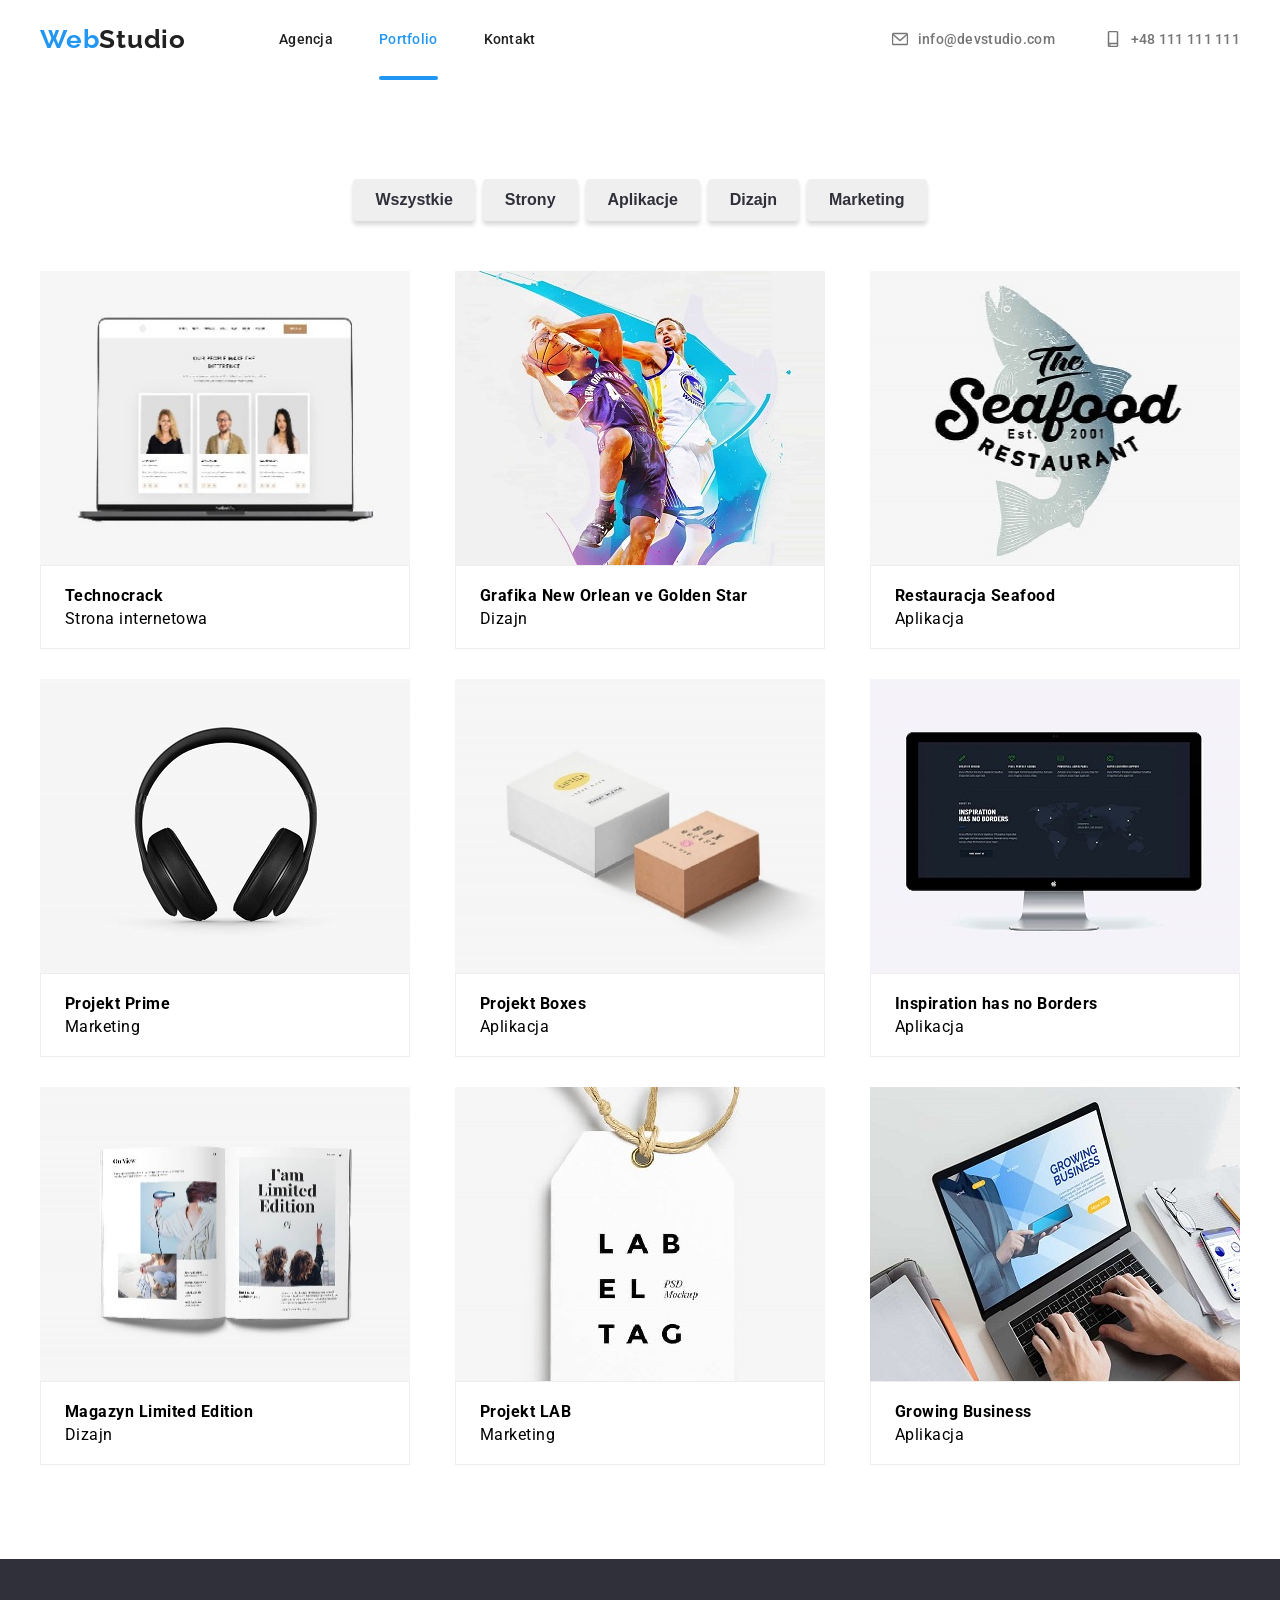
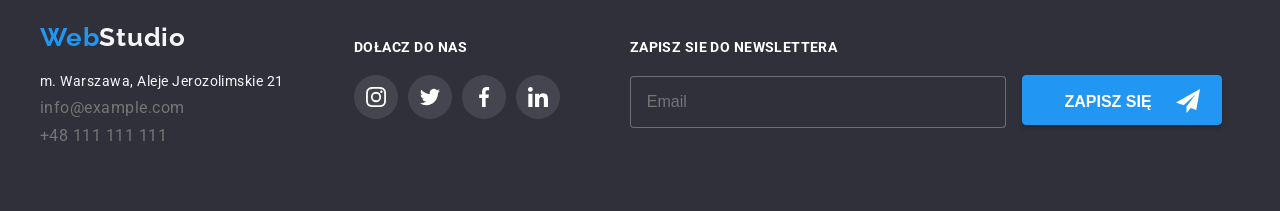
<file: portfolio.html>
<!DOCTYPE html>
<html lang="en">

<head>
  <meta charset="UTF-8" />
  <meta http-equiv="X-UA-Compatible" content="IE=edge" />
  <meta name="viewport" content="width=device-width, initial-scale=1.0" />
  <link rel="stylesheet" href="./css/styles.css" />
  <link rel="preconnect" href="https://fonts.googleapis.com" />
  <link rel="preconnect" href="https://fonts.gstatic.com" crossorigin />
  <link href="https://fonts.googleapis.com/css2?family=Raleway:wght@700&family=Roboto:wght@400;500;700;900&display=swap"
    rel="stylesheet" />
  <title>Portfolio</title>
</head>

<body>
  <header class="header">
    <div class="container">
      <nav class="header-nav">
        <a class="logo" href="./index.html">
          <span class="logo-accent">Web</span>Studio</a>
        <ul class="header-nav">
          <li><a class="header-nav-list" href="./index.html">Agencja </a></li>
          <li>
            <a class="header-nav-list active-link" href="./portfolio.html"> Portfolio </a>
          </li>
          <li><a class="header-nav-list" href="/kontakt"> Kontakt </a></li>
        </ul>
      </nav>
      <ul class="address">
        <li>
          <a class="address-mail" href="mailto:info@devstudio.com">
            <svg class="envelope-phone" width="16" height="16">
              <use href="./images/icons.svg#icon-envelope"></use>
            </svg>info@devstudio.com</a>
        </li>
        </a>
        </li>
        <li>
          <a class="address-tel" href="tel:+48111111111">
            <svg class="telephone-icon" width="16" height="16">
              <use href="./images/icons.svg#icon-smartphone"></use>
            </svg>+48 111 111 111</a>
        </li>
      </ul>
    </div>
  </header>

  <section>
    <div class="container">
      <ul class="button-list">
        <li>
          <button class="button-list-item" type="button">Wszystkie</button>
        </li>
        <li><button class="button-list-item" type="button">Strony</button></li>
        <li>
          <button class="button-list-item" type="button">Aplikacje</button>
        </li>
        <li><button class="button-list-item" type="button">Dizajn</button></li>
        <li>
          <button class="button-list-item" type="button">Marketing</button>
        </li>
      </ul>
    </div>
  </section>

  <section>
    <div class="container">
      <ul class="portfolio-list">
        <li class="portfolio-list-items">
          <div class="portfolio-list-box">
            <img class="portfolio-list-item" src="./images/portfolio1.jpg" alt="portfolio1" width="370" height="294" />
            <div class="text">
              <p class="text-box">
                Technocrack jest popularną platformą wykorzystywaną do rozpowszechniani koronawirusa. Firmy wykorzystują
                tę platformę do celów szpiegowskich i ataków na niezabezpieczone serwery konkurencji
              </p>
            </div>
          </div>
          <div class="portfolio-list-item-text">
            <p class="portfolio-list-item-description">Technocrack</p>
            <p class="portfolio-list-item-aplication">Strona internetowa</p>
          </div>
        </li>
        <li class="portfolio-list-items">
          <div class="portfolio-list-box">
            <img class="portfolio-list-item" src="./images/portfolio2.jpg" alt="portfolio2" width="370" height="294" />
            <div class="text">
              <p class="text-box">
                Technocrack jest popularną platformą wykorzystywaną do rozpowszechniani koronawirusa. Firmy wykorzystują
                tę platformę do celów szpiegowskich i ataków na niezabezpieczone serwery konkurencji
              </p>
            </div>
          </div>
          <div class="portfolio-list-item-text">
            <p class="portfolio-list-item-description">Grafika New Orlean ve Golden Star</p>
            <p class="portfolio-list-item-aplication">Dizajn</p>
          </div>
        </li>
        <li class="portfolio-list-items">
          <div class="portfolio-list-box">
            <img class="portfolio-list-item" src="./images/portfolio3.jpg" alt="portfolio3" width="370" height="294" />
            <div class="text">
              <p class="text-box">
                Technocrack jest popularną platformą wykorzystywaną do rozpowszechniani koronawirusa. Firmy wykorzystują
                tę platformę do celów szpiegowskich i ataków na niezabezpieczone serwery konkurencji
              </p>
            </div>
          </div>
          <div class="portfolio-list-item-text">
            <p class="portfolio-list-item-description">Restauracja Seafood</p>
            <p class="portfolio-list-item-aplication">Aplikacja</p>
          </div>
        </li>
        <li class="portfolio-list-items">
          <div class="portfolio-list-box">
            <img class="portfolio-list-item" src="./images/portfolio4.jpg" alt="portfolio4" width="370" height="294" />
            <div class="text">
              <p class="text-box">
                Technocrack jest popularną platformą wykorzystywaną do rozpowszechniani koronawirusa. Firmy wykorzystują
                tę platformę do celów szpiegowskich i ataków na niezabezpieczone serwery konkurencji
              </p>
            </div>
          </div>
          <div class="portfolio-list-item-text">
            <p class="portfolio-list-item-description">Projekt Prime</p>
            <p class="portfolio-list-item-aplication">Marketing</p>
          </div>
        </li>
        <li class="portfolio-list-items">
          <div class="portfolio-list-box">
            <img class="portfolio-list-item" src="./images/portfolio5.jpg" alt="portfoli05" width="370" height="294" />
            <div class="text">
              <p class="text-box">
                Technocrack jest popularną platformą wykorzystywaną do rozpowszechniani koronawirusa. Firmy wykorzystują
                tę platformę do celów szpiegowskich i ataków na niezabezpieczone serwery konkurencji
              </p>
            </div>
          </div>
          <div class="portfolio-list-item-text">
            <p class="portfolio-list-item-description">Projekt Boxes</p>
            <p class="portfolio-list-item-aplication">Aplikacja</p>
          </div>
        </li>
        <li class="portfolio-list-items">
          <div class="portfolio-list-box">
            <img class="portfolio-list-item" src="./images/portfolio6.jpg" alt="portfolio6" width="370" height="294" />
            <div class="text">
              <p class="text-box">
                Technocrack jest popularną platformą wykorzystywaną do rozpowszechniani koronawirusa. Firmy wykorzystują
                tę platformę do celów szpiegowskich i ataków na niezabezpieczone serwery konkurencji
              </p>
            </div>
          </div>
          <div class="portfolio-list-item-text">
            <p class="portfolio-list-item-description">Inspiration has no Borders</p>
            <p class="portfolio-list-item-aplication">Aplikacja</p>
          </div>
        </li>
        <li class="portfolio-list-items">
          <div class="portfolio-list-box">
            <img class="portfolio-list-item" src="./images/portfolio7.jpg" alt="portfolio7" width="370" height="294" />
            <div class="text">
              <p class="text-box">
                Technocrack jest popularną platformą wykorzystywaną do rozpowszechniani koronawirusa. Firmy wykorzystują
                tę platformę do celów szpiegowskich i ataków na niezabezpieczone serwery konkurencji
              </p>
            </div>
          </div>
          <div class="portfolio-list-item-text">
            <p class="portfolio-list-item-description"> Magazyn Limited Edition</p>
            <p class="portfolio-list-item-aplication">Dizajn</p>
          </div>
        </li>
        <li class="portfolio-list-items">
          <div class="portfolio-list-box">
            <img class="portfolio-list-item" src="./images/portfolio8.jpg" alt="portfolio8" width="370" height="294" />
            <div class="text">
              <p class="text-box">
                Technocrack jest popularną platformą wykorzystywaną do rozpowszechniani koronawirusa. Firmy wykorzystują
                tę platformę do celów szpiegowskich i ataków na niezabezpieczone serwery konkurencji
              </p>
            </div>
          </div>
          <div class="portfolio-list-item-text">
            <p class="portfolio-list-item-description">Projekt LAB</p>
            <p class="portfolio-list-item-aplication">Marketing</p>
          </div>
        </li>
        <li class="portfolio-list-items">
          <div class="portfolio-list-box">
            <img class="portfolio-list-item" src="./images/portfolio9.jpg" alt="portfolio9" width="370" height="294" />
            <div class="text">
              <p class="text-box">
                Technocrack jest popularną platformą wykorzystywaną do rozpowszechniani koronawirusa. Firmy wykorzystują
                tę platformę do celów szpiegowskich i ataków na niezabezpieczone serwery konkurencji
              </p>
            </div>
          </div>
          <div class="portfolio-list-item-text">
            <p class="portfolio-list-item-description">Growing Business</p>
            <p class="portfolio-list-item-aplication">Aplikacja</p>
          </div>
        </li>
      </ul>
    </div>
  </section>

  <footer class="footer">
    <div class="container">
      <div class="footer-block">
        <a class="footer-logo-accent" href="./index.html">
          <span class="logo-accent">Web</span><a class="logo-accent-studio" href="./index.html">Studio</a></a>
        <adress>
          <p class="footer-address">m. Warszawa, Aleje Jerozolimskie 21</p>

          <ul class="footer-address-element">
            <li class="footer-address-mail" href="mailto:info@example.com">info@example.com</li>
            <li class="footer-address-tel" href="tel:+4811111111">+48 111 111 111</li>
          </ul>
          </address>
      </div>
      <div class="team-list-icon-box">
        <p class="team-list-icon-title">DOŁACZ DO NAS</p>
        <ul class="team-list-icons">
          <a class="footer-list-icon">
            <svg width="20" height="20">
              <use href="./images/icons.svg#icon-instagram-2"></use>
            </svg>
          </a>
          <a class="footer-list-icon">
            <svg width="20" height="20">
              <use href="./images/icons.svg#icon-twitter-1"></use>
            </svg>
          </a><a class="footer-list-icon">
            <svg width="20" height="20">
              <use href="./images/icons.svg#icon-facebook-1"></use>
            </svg>
          </a><a class="footer-list-icon">
            <svg width="20" height="20">
              <use href="./images/icons.svg#icon-linkedin-1"></use>
            </svg>
          </a>
        </ul>
      </div>
      <div class="newsletter-box">
        <p class="newsletter">ZAPISZ SIE DO NEWSLETTERA</p>
        <form name="form-emial">
          <label>
            <input class="box-email" type="email" name="email" placeholder="Email" />
          </label>
          <button class="news-btn" type="button">ZAPISZ SIĘ
            <svg class="newsletter-icon" width="24" height="24">
              <use href="./images/icons.svg#icon-icon-send"></use>
            </svg></button>
      </div>
    </div>
    </div>
  </footer>
</body>

</html>
</file>
<file: css/styles.css>
/* MAIN STYLES */

:root {
  --font-weight-normal: 400;
  --font-weight-bold: 600;
  --font-weight-extra-bold: 700;

  --primary-color: #212121;
  --second-color: #757575;
  --accent-color: #2196f3;
  --dark-color: #2f303a;
  --light-color: #f5f4fa;
  --white-color: #ffffff;
  --border-color: #eeeeee;
  --border-second-color: #ececec;

  --main-font: "Roboto", sans-serif;
  --secondary-font: "Raleway", sans-serif;
}

body {
  font-family: "Roboto", "Raleway", sans-serif;
  letter-spacing: 0.03em;
  background-color: var(--white-background-color);
  color: var(--primary-text-color);
  width: 100%;
  ;
}

h1,
h2,
h3,
h4,
h5,
h6 {
  margin: 0;
  padding: 0;
}

* {
  margin: 0;
  padding: 0;
}

.container {
  width: 1200px;
  margin: 0 auto;
}

/* END MAIN STYLES */

/* HEADER */

.header .container {
  display: flex;
  align-items: center;
  padding: 24px 0;
}

.header-nav,
.address {
  display: flex;
  align-items: center;
}

.header-nav,
.address,
.button-list,
.portfolio-list,
.our-clients-list,
.team-list-icons,
.footer-address-element {
  list-style: none;
}

.header-nav-list,
.address-mail,
.address-tel,
.portfolio-list {
  text-decoration: none;
}

.header-nav-list {
  margin-right: 46px;
  justify-content: flex-start;
  align-items: center;
}

.header-nav-list {
  color: var(--primary-color);
  font-weight: 500;
  font-size: 14px;
  line-height: 1.143;
  letter-spacing: 0.02em;
}

.header-nav {
  font-weight: 500;
  font-size: 14px;
  line-height: 1.143;
  letter-spacing: 0.02em;
}

.header-nav-list:hover,
.header-nav-list:active,
.address-mail:hover,
.address-mail:active,
.address-tel:hover,
.address-tel:active {
  color: var(--accent-color);

  transition: color 250ms cubic-bezier(0.4, 0, 0.2, 1);
}


.address-mail:hover .envelope-phone,
.address-mail:active .envelope-phone,
.address-tel:hover .telephone-icon,
.address-tel:active .telephone-icon {
  color: var(--accent-color);
  fill: var(--accent-color);
  stroke: var(--accent-color);
}


.active-link {
  position: relative;
  color: var(--accent-color);
}

.active-link::after {
  position: absolute;
  content: "";
  display: block;
  top: 45px;
  width: 100%;
  height: 4px;
  background-color: var(--accent-color);
  border-radius: 2px;
  transition: 250ms cubic-bezier(0.4, 0, 0.2, 1);
}

.address-tel {
  margin-left: 50px;
}

.address {
  margin-left: auto;
  justify-content: flex-end;
}

.logo {
  font-style: var(--secondary-font);
  font-weight: 700;
  font-size: 26px;
  line-height: 1.192;
  letter-spacing: 0.03em;
  color: var(--primary-color);
  text-decoration: none;
  margin-right: 93px;
  font-family: var(--secondary-font);
}

.logo-accent {
  color: var(--accent-color);
}

.logo-accent-studio {
  color: var(--light-color);
  font-size: 26px;
  font-weight: 700;
  letter-spacing: 0.03em;
  text-decoration: none;
  font-family: var(--secondary-font);
}

.envelope-phone {
  width: 16;
  height: 12;
  fill: var(--second-color);
  stroke: var(--second-color);
  padding-right: 10px;
}

.envelope-phone:hover,
.envelope-phone:active,
.telephone-icon:hover,
.telephone-icon:active {
  fill: var(--accent-color);
  stroke: var(--accent-color);

  transition: fill 250ms cubic-bezier(0.4, 0, 0.2, 1);
  transition: stroke 250ms cubic-bezier(0.4, 0, 0.2, 1);
}

/* END HEADER */

.hero {
  background: var(--dark-color);
  width: 100%;
  background-image: linear-gradient(0deg,
      rgba(47, 48, 58, 0.4) 0%,
      rgba(47, 48, 58, 0.4) 100%),
    url(../images/team.jpg);
}

.hero .container {
  padding-bottom: 200px;
}

.hero-h1 {
  color: var(--white-color);
  font-weight: var(--font-weight-extra-bold);
  font-weight: 900;
  font-size: 44px;
  display: flex;
  justify-content: center;
  line-height: 1.36;
  padding-top: 200px;
  align-items: center;
  text-align: center;
  margin: auto;
  padding: 200px 252px 0;
}

.hero-h1-button {
  color: var(--white-color);
  background-color: var(--accent-color);
  font-weight: var(--font-weight-bold);
  padding: 10px 41px;
  border: 0;
  border-radius: 4px;
  box-shadow: 0px 4px 4px rgba(0, 0, 0, 0.15);
  font-size: 16px;
  cursor: pointer;
  display: block;
  text-align: center;
  margin: 30px auto auto;
  width: 200px;
  height: 50px;
}

.advantages-list-icon {
  display: flex;
  width: 270px;
  height: 120px;
  background-color: #f5f4fa;
  border-radius: 4px;
  align-items: center;
  justify-content: center;
  margin-bottom: 30px;
}

.advantages-list {
  list-style: none;
  display: flex;
  justify-content: center;
  align-items: center;
  font-size: 14px;
}

.advantages-list-item-header {
  font-weight: 700;
  font-style: var(--main-font)
}

.advanteges-list-item-description {
  line-height: 1.71;
  color: var(--second-color);
}

.section {
  padding: 94px 0 0;
}

.team {
  padding-top: 94px;
  padding-bottom: 50px;
}

.team-section {
  background-color: var(--light-color)
}

.services-box {
  padding-bottom: 50px;
}

.services-box,
.team {
  font-size: 36px;
  text-align: center;
  font-weight: 700;
}

.services-box-list {
  list-style: none;
  display: flex;
  justify-content: space-between;
}

.services-box-item {
  padding: 0;
  gap: 15px;
  position: relative;
  overflow: hidden;
}

.team-list {
  list-style: none;
  display: flex;
  justify-content: center;
  padding-bottom: 94px;
}

.button-list {
  display: flex;
  justify-content: center;
  margin-top: 100px;
}

.team-list-person-name {
  font-weight: 500;
  margin-top: 30px;
  margin-bottom: 10px;
}


.team-list-person-position {
  margin-bottom: 30px;
  color: var(--second-color)
}

.team-list-person {
  margin: 15px;
  box-shadow: 0px 1px 3px rgba(0, 0, 0, 0.12), 0px 1px 1px rgba(0, 0, 0, 0.14), 0px 2px 1px rgba(0, 0, 0, 0.2);
  border-radius: 0px 0px 4px 4px;
  background-color: var(--white-color);
}

.portfolio-list {
  display: flex;
  justify-content: space-between;
  flex-wrap: wrap;
  gap: 30px;
  margin-top: 50px;
  margin-bottom: 94px;
}

.portfolio-list-item {
  display: block;
}

.button-list-item {
  color: var(--dark-color);
  font-weight: var(--font-weight-bold);
  font-size: 16px;
  padding: 12px 22px;
  margin-left: 4px;
  margin-right: 4px;
  border: 0;
  border-radius: 4px;
  box-shadow: 0px 4px 4px rgba(0, 0, 0, 0.15);
  font-weight: 700;
  cursor: pointer;

}

.portfolio-list-item-text {
  border-color: var(--border-color);
  border-width: 1px;
  border-style: solid;
  box-sizing: border-box;
}

.button-list-item:hover,
.button-list-item:active {
  color: var(--light-color);
  background-color: var(--accent-color);

  transition: color 250ms cubic-bezier(0.4, 0, 0.2, 1);
  transition: background-color 250ms cubic-bezier(0.4, 0, 0.2, 1);
}



.team-list-person {
  font-size: 16px;
  text-align: center;
}

.footer-logo {
  font-size: 36px;
}

.footer-address {
  font-size: 14px;
  color: var(--light-color);
  margin-top: 20px;
  margin-bottom: 9px;
}

.portfolio-list-item-description {
  font-weight: 700;
  margin-top: 20px;
}

.portfolio-list-item-aplication {
  margin-top: 4px;
  margin-bottom: 20px;
}

.portfolio-list-item-description,
.portfolio-list-item-aplication {
  margin-left: 24px;
}

.footer .container {
  padding: 60px 15px;
}

.footer {
  background-color: var(--dark-color);
  width: 100%;
  height: 252px;
}

.footer-logo-accent {
  font-family: var(--secondary-font);
  font-weight: 700;
  font-size: 26px;
  line-height: 1.192;
  letter-spacing: 0.03em;
  text-decoration: none;
  font-family: var(--secondary-font);
}

.footer-address-mail {
  text-decoration: none;
  color: var(--second-color);
}

.footer-address-tel {
  text-decoration: none;
  color: var(--second-color);
  margin-top: 9px;
}

.telephone-icon {
  width: 16;
  height: 12;
  fill: var(--second-color);
  stroke: var(--second-color);
  padding-right: 10px;
}

.address-mail,
.address-tel {
  font-style: normal;
  font-weight: 500;
  font-size: 14px;
  line-height: 1.143;
  letter-spacing: 0.02em;
  color: var(--second-color);
  text-decoration: none;
  display: flex;
  align-items: center;
  fill: var(--second-color);
}

.advantages-list-item {
  display: flex;
  width: 270px;
  height: 120px;
  background-color: #f5f4fa;
  border-radius: 4px;
  align-items: center;
  justify-content: center;
  margin-bottom: 30px;
  color: red;
}

.our-client {
  display: flex;
  justify-content: center;
  align-items: center;
  font-size: 36px;
  font-weight: 700;
  font-style: var(--main-font);
}

.our-clients-list {
  display: flex;
  list-style: none;
  align-items: center;
  gap: 30px;
  padding: 50px 0 94px 0;
}

.our-clients-icon {
  display: flex;
  width: 170px;
  height: 92px;
  box-sizing: border-box;
  border: 1px solid #afb1b8;
  border-radius: 4px;
  justify-content: center;
  align-items: center;
  fill: #afb1b8;
  cursor: pointer;
}

.our-clients-icon-svg {
  min-width: 40px;
  min-height: 40px;
}

.team-list-icon {
  display: flex;
  width: 44px;
  height: 44px;
  justify-content: center;
  align-items: center;
  gap: 10px;
  border-radius: 50%;
  fill: #afb1b8;
  cursor: pointer;
}

.team-list-icons {
  display: flex;
  justify-content: center;
  gap: 10px;
  padding-bottom: 30px;
}

.team-list-icon:hover,
.team-list-icon:focus {
  fill: var(--white-color);
  background-color: var(--accent-color);

  transition: background-color 250ms cubic-bezier(0.4, 0, 0.2, 1);
}

.our-clients-icons {
  padding: 50px 0 0;
}

.team-list-icon-title {
  font-style: var(--main-font);
  font-weight: 700;
  font-size: 14px;
  color: var(--white-color);
  padding-bottom: 20px;
}

.footer .container {
  padding: 60px 15px 0 15px;
  display: flex;
  width: 1200px;
  align-items: center;
  margin: auto;
}

.team-list-icon-box {
  margin-left: 70px;
  margin-top: 20px;
}

.footer-list-icon:hover,
.footer-list-icon:focus {
  fill: var(--white-color);
  background-color: var(--accent-color);

  transition: background-color 250ms cubic-bezier(0.4, 0, 0.2, 1);
}

.footer-list-icon {
  display: flex;
  width: 44px;
  height: 44px;
  border-radius: 50%;
  align-items: center;
  justify-content: center;
  fill: var(--white-color);
  background-color: rgba(255, 255, 255, 0.1);
}

.our-clients-icon:hover,
.our-clients-icon:active,
.our-clients-icon-svg:hover,
.our-clients-icon-svg:active {
  fill: var(--accent-color);
  border-color: var(--accent-color);

  transition: border-color 250ms cubic-bezier(0.4, 0, 0.2, 1);
  transition: fill 250ms cubic-bezier(0.4, 0, 0.2, 1);
}

.services-box-item>.box {
  position: absolute;
  left: 0;
  bottom: 3px;
  text-align: center;
  display: flex;
  justify-content: center;
  align-items: center;
  width: 100%;
  height: 70px;

  font-size: 14px;
  font-weight: 700;
  background-color: rgba(47, 48, 58, 0.8);
  color: var(--light-color);
}

.portfolio-list-box {
  position: relative;
  overflow: hidden;
}

.portfolio-list-items:hover .text,
.portfolio-list-items:focus .text {
  transform: translateY(-100%);
  transition: 250ms cubic-bezier(0.4, 0, 0.2, 1);
}

.text {
  position: absolute;
  width: 370px;
  height: 294px;
  margin-left: auto;
  margin-right: auto;
  overflow: hidden;
  transform: translateY(0);
  transition: 250ms cubic-bezier(0.4, 0, 0.2, 1);
  background-color: rgba(33, 150, 243, 0.9);
  cursor: pointer;
}

.text-box {
  position: absolute;
  color: var(--white-color);
  font-size: 18px;
  line-height: 1.56;
  letter-spacing: 0.03em;
  padding: 49px 45px 49px 24px;
  margin: 0;
  transition: transform 250ms cubic-bezier(0.4, 0, 0.2, 1);
}

.portfolio-list-items:hover,
.portfolio-list-items:focus {
  box-shadow: 0px 1px 1px rgba(0, 0, 0, 0.12),
    0px 4px 4px rgba(0, 0, 0, 0.06), 0px 1px 1px rgba(0, 0, 0, 0.12);
  transition: 250ms cubic-bezier(0.4, 0, 0.2, 1);
}


/* OKNO MODALNE */

.backdrop {
  position: fixed;
  left: 0;
  top: 0;
  width: 100%;
  height: 100%;
  background-color: rgba(0, 0, 0, 0.2);
}

.modal {
  position: absolute;
  top: 50%;
  left: 50%;
  transform: translate(-50%, -50%);
  width: 448px;
  min-height: 480px;
  background-color: #fff;
  border-radius: 4px;
  padding: 40px;
}

.close-btn {
  position: absolute;
  top: 10px;
  right: 10px;
  width: 30px;
  height: 30px;
  background-color: #fff;
  border: 1px solid rgba(0, 0, 0, 0.1);
  border-radius: 50%;
  cursor: pointer;
}

.close-btn svg {
  position: relative;
  top: 2px;

}

.is-hidden {
  opacity: 0;
  visibility: hidden;
  pointer-events: none;
}

.newsletter-box {
  margin-left: 70px;
}

.newsletter {
  font-weight: 700;
  color: var(--white-color);
  font-size: 14px;
  line-height: 16px;
  letter-spacing: 0.03em;
  padding-bottom: 20px;
}

.newsletter-contact {
  display: block;
  align-items: flex-end;
}

.box-email {
  width: 358px;
  height: 50px;
  border-radius: 4px;
  background-color: var(--dark-color);
  border: 1px solid rgba(255, 255, 255, 0.3);
  color: var(--light-color);
  font-size: 16px;
  padding-left: 16px;
  cursor: text;
}

.news-btn {
  width: 200px;
  height: 50px;
  color: var(--white-color);
  background-color: var(--accent-color);
  font-weight: 700;
  font-size: 16px;
  line-height: 30px;
  border-radius: 4px;
  border: 1px solid rgba(33, 150, 243, 1);
  margin-left: 12px;
  box-shadow: 0px 4px 4px rgba(0, 0, 0, 0.15);
  cursor: pointer;
}

.newsletter-icon {
  color: var(--white-color);
  fill: var(--white-color);
  position: relative;
  left: 20px;
  top: 6px;
}

.modal-header {
  font-weight: 700;
  font-size: 20px;
  text-align: center;
  color: var(--primary-color);
}

.fieldset {
  display: flex;
  align-items: center;
  margin-top: 4px;
  box-sizing: border-box;
  border-radius: 4px;
  fill: var(--main-color);
}

.fieldset-comment {
  width: 448px;
  min-height: 120px;
  border-radius: 4px;
  margin-top: 4px;
  display: flex;
  position: relative;
  border: 1px solid rgba(33, 33, 33, 0.2);
}

.label {
  margin-top: 10px;
  font-size: 12px;
  line-height: 1.167;
  letter-spacing: 0.01em;
  color: rgba(117, 117, 117, 1);
}

.label-icon {
  display: flex;
  width: 18px;
  height: 18px;
  padding: 12px;
}

.label {
  font-weight: 400;
  font-size: 12px;
  line-height: 14px;
  letter-spacing: 0.01em;
}

.fieldset input {
  border: 1px solid rgba(33, 33, 33, 0.2);
  border-radius: 4px;
  background-color: transparent;
  width: 406px;
  position: absolute;
  height: 40px;
  padding-left: 42px;
}

.input-comment {
  border: 0;
  background-color: transparent;
  min-width: 432px;
  max-width: 432px;
  position: absolute;
  min-height: 108px;
  max-height: 108px;
  top: 0px;
  left: 0px;
  padding-top: 12px;
  padding-left: 16px;
  font-family: var(--main-font);
  font-weight: 400;
  font-size: 12px;
}

.label-checkbox {
  display: flex;
  justify-content: center;
  margin-top: 10px;
  font-size: 14px;
}

.modal-btn {
  width: 200px;
  height: 50px;
  border-radius: 4px;
  padding: 12px;
  margin-top: 30px;
  color: var(--white-color);
  background-color: var(--accent-color);
  border: 1px solid rgba(255, 255, 255, 0.3);
  font-size: 16px;
  display: block;
  text-align: center;
  cursor: pointer;
}

.modal-button {
  display: flex;
  justify-content: center;
}

.checkbox-legal {
  margin: 0 4px;
}

.checkbox-title {
  margin-right: 4px;
}

.checkbox-window {
  color: var(--second-color);
  font-size: 14px;
  margin-right: 4px;
}

.checkbox-svg {
  position: absolute;
  width: 16px;
  height: 15px;
  border-radius: 2px;
}

.input:focus,
.label textarea:hover,
.label textarea:focus,
.fieldset input:focus+svg,
.fieldset-comment:hover,
.fieldset-comment:focus-within {
  fill: var(--accent-color);
  border-color: var(--accent-color);
}

.fieldset input:focus-visible,
.fieldset-comment textarea:focus-visible {
  outline: none;
}

.label-checkbox:checked {
  display: block;
  opacity: 1;
}

.input-comment::placeholder {
  color: rgba(117, 117, 117, 0.5);
  font-size: 12px;
  font-weight: 400;
  line-height: 14.06px;
}

.label-checkbox input:checked~.checkbox-window .checkbox-svg {
  display: block;
  opacity: 1;
  position: absolute;
  left: 54px;
}

.checkbox-svg {
  display: none;
  opacity: 0;
  fill: var(--accent-color);
}
</file>
